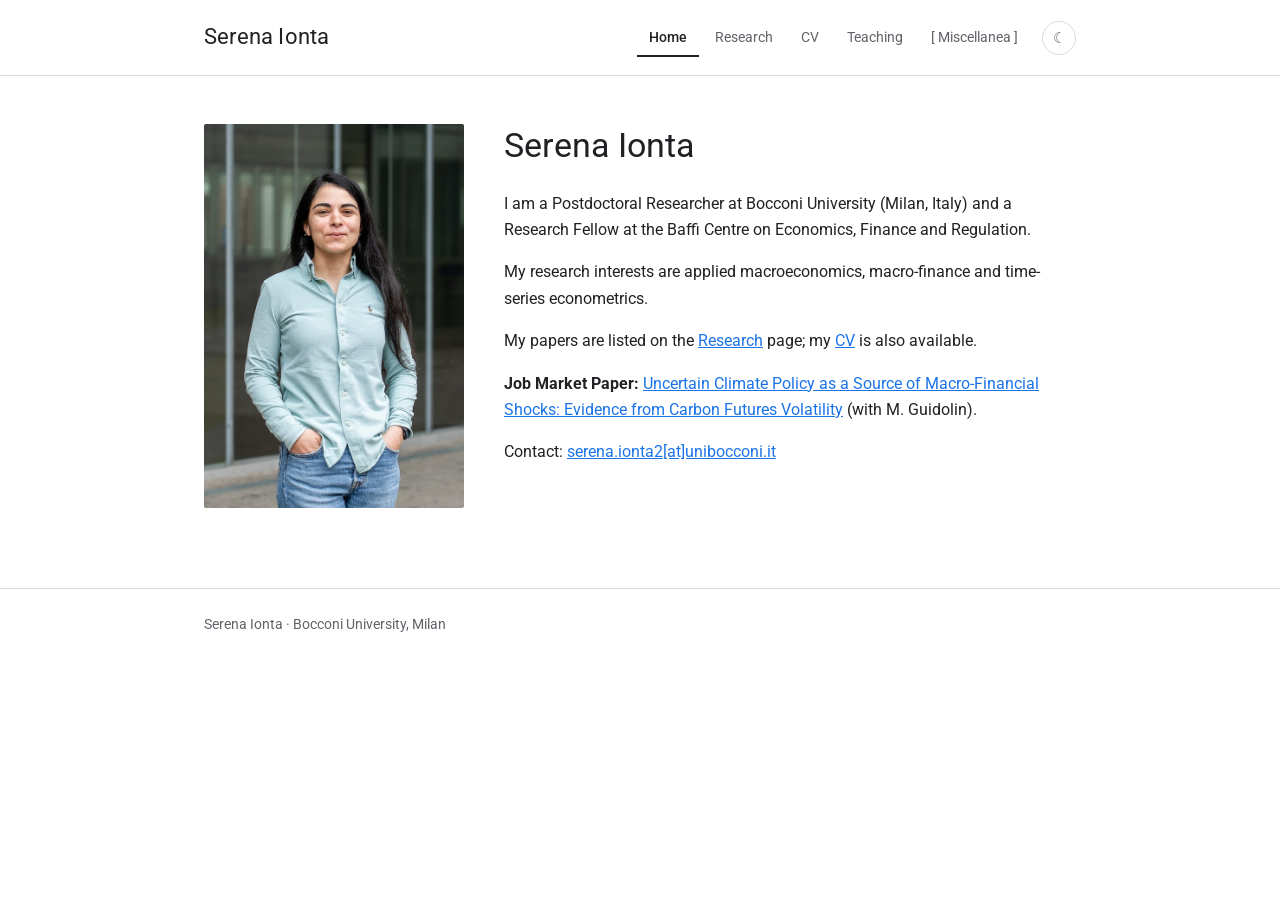
<file: index.html>
<!DOCTYPE html>
<html lang="en">
<head>
<meta charset="utf-8">
<meta name="viewport" content="width=device-width, initial-scale=1">
<title>Serena Ionta</title>
<meta name="description" content="Serena Ionta — Postdoctoral Researcher at Bocconi University and Research Fellow at the Baffi Centre. Applied macroeconomics, macro-finance and time-series econometrics.">
<link rel="preconnect" href="https://fonts.googleapis.com">
<link rel="preconnect" href="https://fonts.gstatic.com" crossorigin>
<link href="https://fonts.googleapis.com/css2?family=Roboto:wght@300;400;500&display=swap" rel="stylesheet">
<link rel="stylesheet" href="style.css?v=2">
<script>
try {
  var t = localStorage.getItem('tema-serena');
  if (!t) t = window.matchMedia('(prefers-color-scheme: dark)').matches ? 'scuro' : 'chiaro';
  document.documentElement.setAttribute('data-tema', t);
} catch (e) { document.documentElement.setAttribute('data-tema', 'chiaro'); }
</script>
</head>
<body>

<header class="intestazione">
  <div class="intestazione-interno">
    <p class="titolo-sito"><a href="index.html">Serena Ionta</a></p>
    <nav class="navigazione">
      <a href="index.html" class="attivo">Home</a>
      <a href="research.html">Research</a>
      <a href="cv.html">CV</a>
      <a href="teaching.html">Teaching</a>
      <a href="miscellanea.html">[ Miscellanea ]</a>
      <button id="tema-bottone" type="button">☾</button>
    </nav>
  </div>
</header>

<main>

  <div class="introduzione">

    <div class="colonna-foto">
      <img src="photo.jpg" alt="Serena Ionta">
    </div>

    <div class="colonna-testo">
      <h1>Serena Ionta</h1>

      <p>I am a Postdoctoral Researcher at Bocconi University (Milan, Italy) and a
         Research Fellow at the Baffi Centre on Economics, Finance and Regulation.</p>

      <p>My research interests are applied macroeconomics, macro-finance and time-series
         econometrics.</p>

      <p>My papers are listed on the <a href="research.html">Research</a> page; my
         <a href="cv.html">CV</a> is also available.</p>

      <p><strong>Job Market Paper:</strong>
         <a href="JMP_Ionta.pdf" target="_blank">Uncertain Climate Policy as a Source of Macro-Financial
         Shocks: Evidence from Carbon Futures Volatility</a> (with M. Guidolin).</p>

      <p>Contact:
         <a href="mailto:serena.ionta2@unibocconi.it">serena.ionta2[at]unibocconi.it</a></p>
    </div>

  </div>

</main>

<footer class="piede">
  <div>Serena Ionta &middot; Bocconi University, Milan</div>
</footer>

<script src="theme.js"></script>

</body>
</html>
</file>
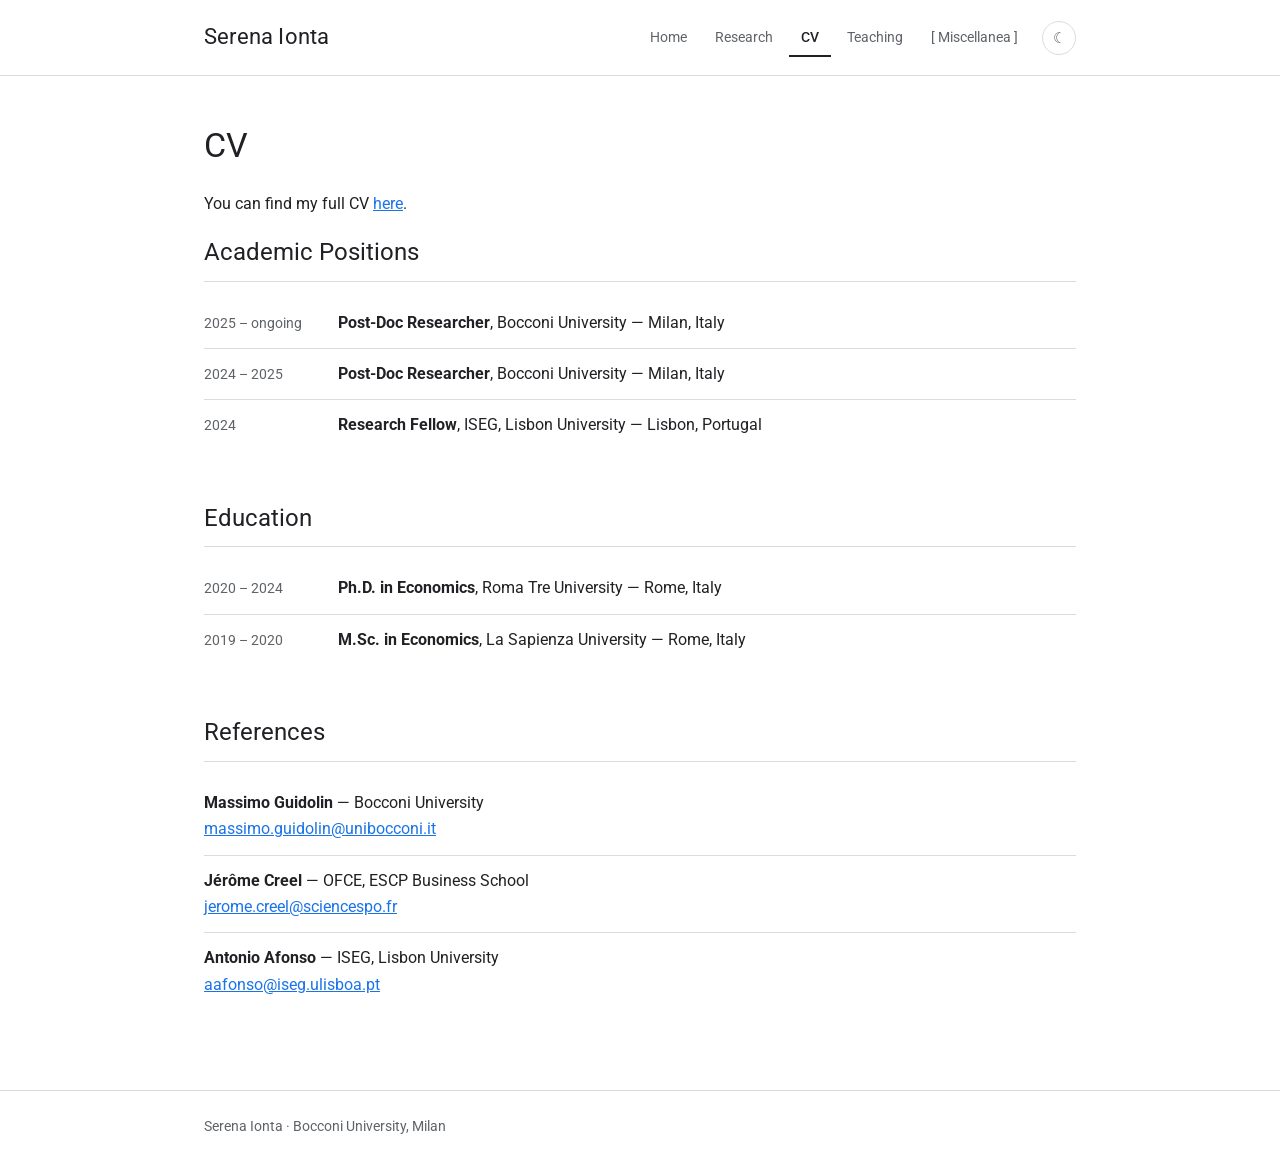
<file: cv.html>
<!DOCTYPE html>
<html lang="en">
<head>
<meta charset="utf-8">
<meta name="viewport" content="width=device-width, initial-scale=1">
<title>CV &mdash; Serena Ionta</title>
<meta name="description" content="Curriculum vitae of Serena Ionta — academic positions, education and references.">
<link rel="preconnect" href="https://fonts.googleapis.com">
<link rel="preconnect" href="https://fonts.gstatic.com" crossorigin>
<link href="https://fonts.googleapis.com/css2?family=Roboto:wght@300;400;500&display=swap" rel="stylesheet">
<link rel="stylesheet" href="style.css?v=2">
<script>
try {
  var t = localStorage.getItem('tema-serena');
  if (!t) t = window.matchMedia('(prefers-color-scheme: dark)').matches ? 'scuro' : 'chiaro';
  document.documentElement.setAttribute('data-tema', t);
} catch (e) { document.documentElement.setAttribute('data-tema', 'chiaro'); }
</script>
</head>
<body>

<header class="intestazione">
  <div class="intestazione-interno">
    <p class="titolo-sito"><a href="index.html">Serena Ionta</a></p>
    <nav class="navigazione">
      <a href="index.html">Home</a>
      <a href="research.html">Research</a>
      <a href="cv.html" class="attivo">CV</a>
      <a href="teaching.html">Teaching</a>
      <a href="miscellanea.html">[ Miscellanea ]</a>
      <button id="tema-bottone" type="button">☾</button>
    </nav>
  </div>
</header>

<main>

  <h1>CV</h1>

  <p>You can find my full CV
     <a href="CV.pdf" target="_blank">here</a>.</p>

  <h2>Academic Positions</h2>

  <ul class="pulita">
    <li>
      <span class="anni">2025 &ndash; ongoing</span>
      <strong>Post-Doc Researcher</strong>, Bocconi University &mdash; Milan, Italy
    </li>
    <li>
      <span class="anni">2024 &ndash; 2025</span>
      <strong>Post-Doc Researcher</strong>, Bocconi University &mdash; Milan, Italy
    </li>
    <li>
      <span class="anni">2024</span>
      <strong>Research Fellow</strong>, ISEG, Lisbon University &mdash; Lisbon, Portugal
    </li>
  </ul>

  <h2>Education</h2>

  <ul class="pulita">
    <li>
      <span class="anni">2020 &ndash; 2024</span>
      <strong>Ph.D. in Economics</strong>, Roma Tre University &mdash; Rome, Italy
    </li>
    <li>
      <span class="anni">2019 &ndash; 2020</span>
      <strong>M.Sc. in Economics</strong>, La Sapienza University &mdash; Rome, Italy
    </li>
  </ul>

  <h2>References</h2>

  <ul class="pulita">
    <li>
      <strong>Massimo Guidolin</strong> &mdash; Bocconi University
      <br><a href="mailto:massimo.guidolin@unibocconi.it">massimo.guidolin@unibocconi.it</a>
    </li>
    <li>
      <strong>J&eacute;r&ocirc;me Creel</strong> &mdash; OFCE, ESCP Business School
      <br><a href="mailto:jerome.creel@sciencespo.fr">jerome.creel@sciencespo.fr</a>
    </li>
    <li>
      <strong>Antonio Afonso</strong> &mdash; ISEG, Lisbon University
      <br><a href="mailto:aafonso@iseg.ulisboa.pt">aafonso@iseg.ulisboa.pt</a>
    </li>
  </ul>

</main>

<footer class="piede">
  <div>Serena Ionta &middot; Bocconi University, Milan</div>
</footer>

<script src="theme.js"></script>

</body>
</html>
</file>
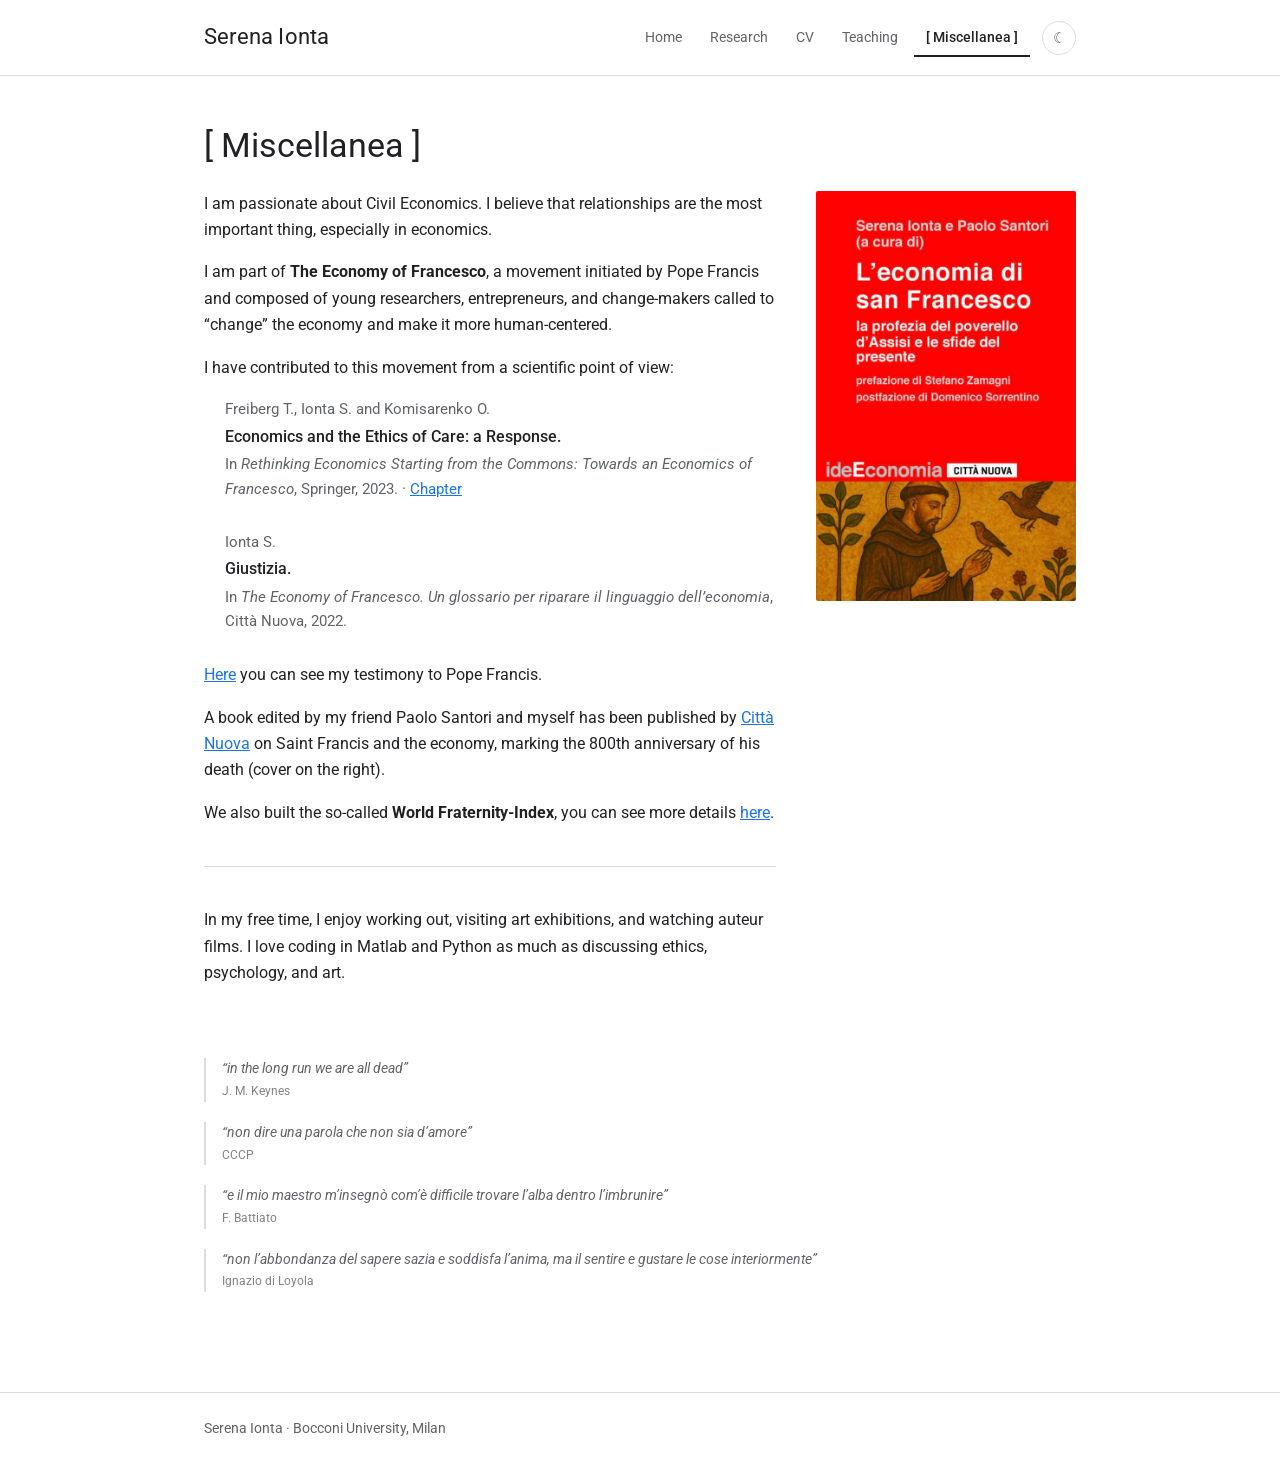
<file: miscellanea.html>
<!DOCTYPE html>
<html lang="en">
<head>
<meta charset="utf-8">
<meta name="viewport" content="width=device-width, initial-scale=1">
<title>Miscellanea &mdash; Serena Ionta</title>
<meta name="description" content="The Economy of Francesco, publications on the commons and civil economics, and other interests.">
<link rel="preconnect" href="https://fonts.googleapis.com">
<link rel="preconnect" href="https://fonts.gstatic.com" crossorigin>
<link href="https://fonts.googleapis.com/css2?family=Roboto:wght@300;400;500&display=swap" rel="stylesheet">
<link rel="stylesheet" href="style.css?v=2">
<script>
try {
  var t = localStorage.getItem('tema-serena');
  if (!t) t = window.matchMedia('(prefers-color-scheme: dark)').matches ? 'scuro' : 'chiaro';
  document.documentElement.setAttribute('data-tema', t);
} catch (e) { document.documentElement.setAttribute('data-tema', 'chiaro'); }
</script>
</head>
<body>

<header class="intestazione">
  <div class="intestazione-interno">
    <p class="titolo-sito"><a href="index.html">Serena Ionta</a></p>
    <nav class="navigazione">
      <a href="index.html">Home</a>
      <a href="research.html">Research</a>
      <a href="cv.html">CV</a>
      <a href="teaching.html">Teaching</a>
      <a href="miscellanea.html" class="attivo">[ Miscellanea ]</a>
      <button id="tema-bottone" type="button">☾</button>
    </nav>
  </div>
</header>

<main>

  <h1>[ Miscellanea ]</h1>

  <div class="introduzione">

    <div class="colonna-testo">

      <p>I am passionate about Civil Economics. I believe that relationships are the most
         important thing, especially in economics.</p>

      <p>I am part of <strong>The Economy of Francesco</strong>, a movement initiated by
         Pope Francis and composed of young researchers, entrepreneurs, and change-makers
         called to &ldquo;change&rdquo; the economy and make it more human-centered.</p>

      <p>I have contributed to this movement from a scientific point of view:</p>

      <div class="pubblicazione">
        <p class="autori">Freiberg T., Ionta S. and Komisarenko O.</p>
        <p class="titolo-lavoro">Economics and the Ethics of Care: a Response.</p>
        <p class="rivista">In <em>Rethinking Economics Starting from the Commons: Towards an
           Economics of Francesco</em>, Springer, 2023.
           &middot; <a href="https://link.springer.com/chapter/10.1007/978-3-031-23324-1_4">Chapter</a></p>
      </div>

      <div class="pubblicazione">
        <p class="autori">Ionta S.</p>
        <p class="titolo-lavoro">Giustizia.</p>
        <p class="rivista">In <em>The Economy of Francesco. Un glossario per riparare il
           linguaggio dell&rsquo;economia</em>, Citt&agrave; Nuova, 2022.</p>
      </div>

      <p><a href="https://www.youtube.com/watch?v=ZcagfH3Kp3o">Here</a> you can see my
         testimony to Pope Francis.</p>

      <p>A book edited by my friend Paolo Santori and myself has been published by
         <a href="https://edizionicittanuova.it/prodotto/economia-di-san-francesco/">Citt&agrave; Nuova</a>
         on Saint Francis and the economy, marking the 800th anniversary of his death
         (cover on the right).</p>

      <p>We also built the so-called <strong>World Fraternity-Index</strong>, you can see more
         details <a href="https://francescoeconomy.org/world-fraternity-report-2025/">here</a>.</p>

      <hr>

      <p>In my free time, I enjoy working out, visiting art exhibitions, and watching auteur
         films. I love coding in Matlab and Python as much as discussing ethics, psychology,
         and art.</p>

    </div>

    <div class="colonna-foto">

      <a href="https://edizionicittanuova.it/prodotto/economia-di-san-francesco/">
        <img src="book.jpg" alt="L&rsquo;economia di san Francesco &mdash; a cura di Serena Ionta e Paolo Santori, Citt&agrave; Nuova">
      </a>

    </div>

  </div>

  <section class="citazioni">

    <blockquote class="citazione">
      <p>&ldquo;in the long run we are all dead&rdquo;</p>
      <footer>J. M. Keynes</footer>
    </blockquote>

    <blockquote class="citazione">
      <p>&ldquo;non dire una parola che non sia d&rsquo;amore&rdquo;</p>
      <footer>CCCP</footer>
    </blockquote>

    <blockquote class="citazione">
      <p>&ldquo;e il mio maestro m&rsquo;insegn&ograve; com&rsquo;&egrave; difficile trovare
         l&rsquo;alba dentro l&rsquo;imbrunire&rdquo;</p>
      <footer>F. Battiato</footer>
    </blockquote>

    <blockquote class="citazione">
      <p>&ldquo;non l&rsquo;abbondanza del sapere sazia e soddisfa l&rsquo;anima, ma il sentire
         e gustare le cose interiormente&rdquo;</p>
      <footer>Ignazio di Loyola</footer>
    </blockquote>

  </section>

</main>

<footer class="piede">
  <div>Serena Ionta &middot; Bocconi University, Milan</div>
</footer>

<script src="theme.js"></script>

</body>
</html>
</file>
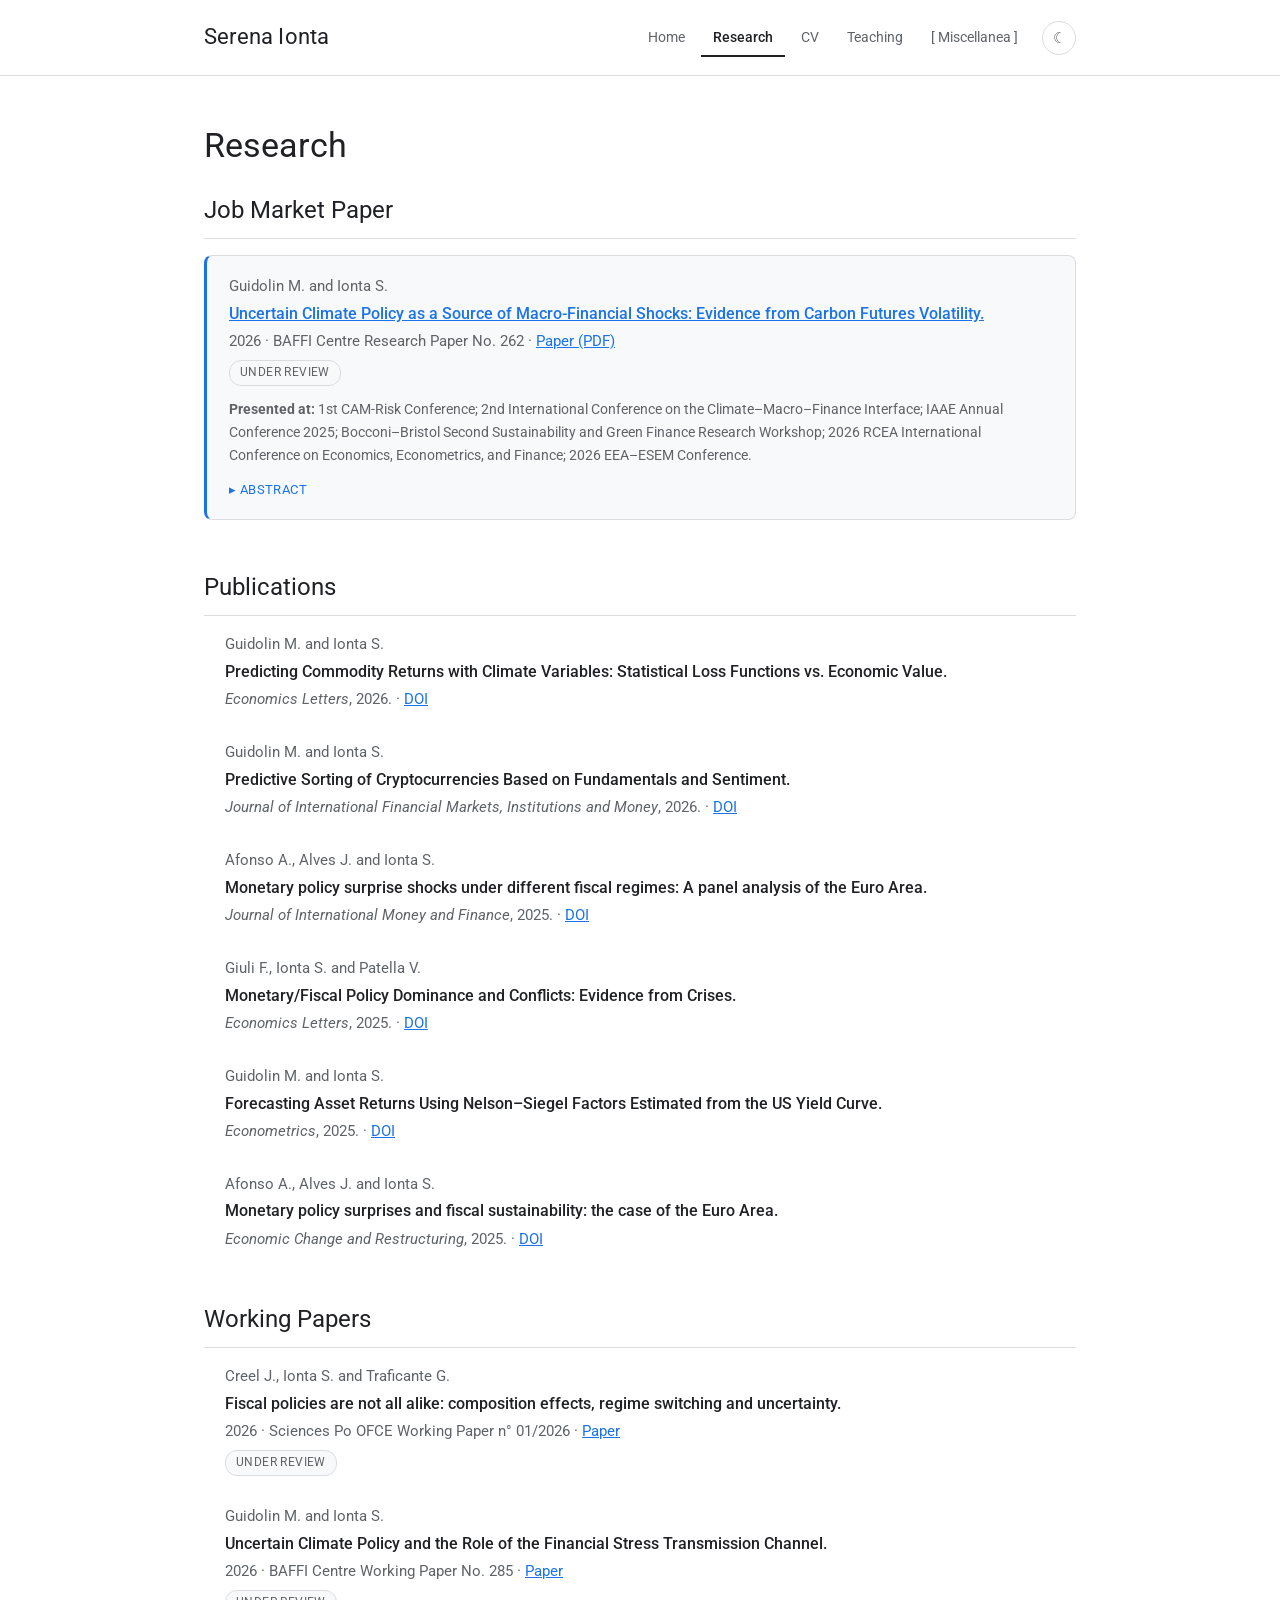
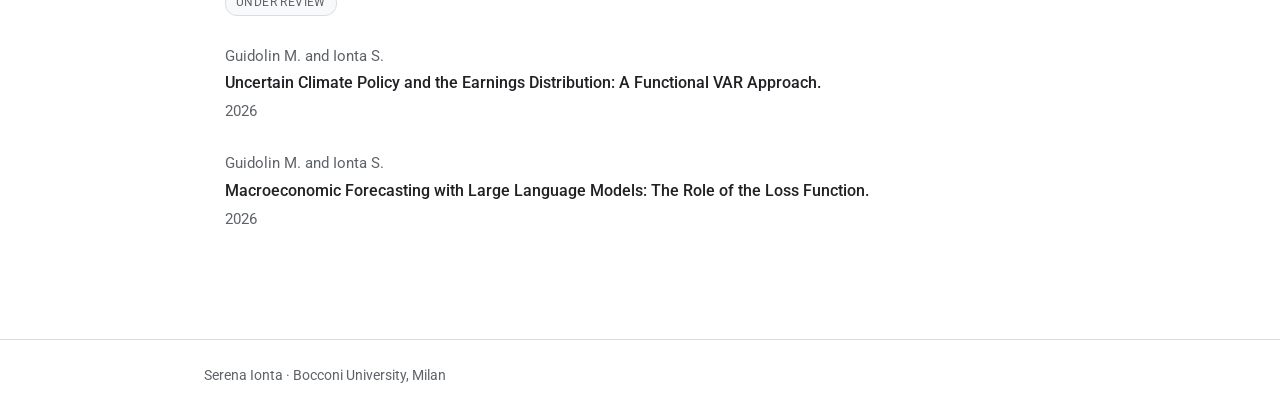
<file: research.html>
<!DOCTYPE html>
<html lang="en">
<head>
<meta charset="utf-8">
<meta name="viewport" content="width=device-width, initial-scale=1">
<title>Research &mdash; Serena Ionta</title>
<meta name="description" content="Publications and working papers by Serena Ionta.">
<link rel="preconnect" href="https://fonts.googleapis.com">
<link rel="preconnect" href="https://fonts.gstatic.com" crossorigin>
<link href="https://fonts.googleapis.com/css2?family=Roboto:wght@300;400;500&display=swap" rel="stylesheet">
<link rel="stylesheet" href="style.css?v=4">
<script>
try {
  var t = localStorage.getItem('tema-serena');
  if (!t) t = window.matchMedia('(prefers-color-scheme: dark)').matches ? 'scuro' : 'chiaro';
  document.documentElement.setAttribute('data-tema', t);
} catch (e) { document.documentElement.setAttribute('data-tema', 'chiaro'); }
</script>
</head>
<body>

<header class="intestazione">
  <div class="intestazione-interno">
    <p class="titolo-sito"><a href="index.html">Serena Ionta</a></p>
    <nav class="navigazione">
      <a href="index.html">Home</a>
      <a href="research.html" class="attivo">Research</a>
      <a href="cv.html">CV</a>
      <a href="teaching.html">Teaching</a>
      <a href="miscellanea.html">[ Miscellanea ]</a>
      <button id="tema-bottone" type="button">☾</button>
    </nav>
  </div>
</header>

<main>

  <h1>Research</h1>

  <h2>Job Market Paper</h2>

  <div class="pubblicazione jmp" id="jmp">
    <p class="autori">Guidolin M. and Ionta S.</p>
    <p class="titolo-lavoro"><a href="JMP_Ionta.pdf" target="_blank">Uncertain Climate Policy as a Source of Macro-Financial Shocks:
       Evidence from Carbon Futures Volatility.</a></p>
    <p class="rivista">2026 &middot; BAFFI Centre Research Paper No. 262
       &middot; <a href="JMP_Ionta.pdf" target="_blank">Paper (PDF)</a></p>
    <span class="stato">Under review</span>
    <p class="presentazioni"><strong>Presented at:</strong> 1st CAM-Risk Conference; 2nd International
       Conference on the Climate&ndash;Macro&ndash;Finance Interface; IAAE Annual Conference 2025;
       Bocconi&ndash;Bristol Second Sustainability and Green Finance Research Workshop; 2026 RCEA
       International Conference on Economics, Econometrics, and Finance; 2026 EEA&ndash;ESEM Conference.</p>
    <details>
      <summary>Abstract</summary>
      <p>We study forward-looking climate policy uncertainty through a macro-finance lens,
         focusing on the transmission of climate uncertainty shocks to aggregate and sectoral
         dynamics. Using monthly U.S. data from 2014 to 2025, we estimate a Bayesian Proxy-SVAR
         identified with an external instrument derived from the realized volatility of the ICE
         U.S. Carbon Futures Index, a market directly exposed to climate regulation. This proxy
         isolates the unexpected and forward-looking component of climate-policy uncertainty.
         We find that climate uncertainty shocks tighten financial conditions, raise market
         volatility and financial stress, and reduce output, prices, and stock market
         valuations, triggering an accommodative monetary policy response. At the sectoral
         level, we document heterogeneity along two complementary dimensions. A broad
         green&ndash;brown decomposition shows that transition risk-exposed (brown) sectors
         experience deeper and more persistent contractions, whereas less exposed (green)
         sectors recover faster. We then perform a full sector-by-sector disaggregation of
         industrial production and valuation responses and match each sector to its EPA
         supply-chain emission intensity. This granular mapping reveals a systematic
         relationship between carbon intensity and the severity of climate
         uncertainty-induced contractions: higher-emission industries exhibit larger and more
         persistent real and financial declines. Overall, forward-looking climate-policy
         uncertainty acts as a financial amplifier, propagating primarily through volatility
         and valuation channels and reinforcing the asymmetric dynamics of the low-carbon
         transition.</p>
    </details>
  </div>

  <h2>Publications</h2>

  <div class="pubblicazione">
    <p class="autori">Guidolin M. and Ionta S.</p>
    <p class="titolo-lavoro">Predicting Commodity Returns with Climate Variables: Statistical Loss
       Functions vs. Economic Value.</p>
    <p class="rivista"><em>Economics Letters</em>, 2026.
       &middot; <a href="https://doi.org/10.1016/j.econlet.2026.113028">DOI</a></p>
  </div>

  <div class="pubblicazione">
    <p class="autori">Guidolin M. and Ionta S.</p>
    <p class="titolo-lavoro">Predictive Sorting of Cryptocurrencies Based on Fundamentals and
       Sentiment.</p>
    <p class="rivista"><em>Journal of International Financial Markets, Institutions and Money</em>, 2026.
       &middot; <a href="https://doi.org/10.1016/j.intfin.2026.102285">DOI</a></p>
  </div>

  <div class="pubblicazione">
    <p class="autori">Afonso A., Alves J. and Ionta S.</p>
    <p class="titolo-lavoro">Monetary policy surprise shocks under different fiscal regimes:
       A panel analysis of the Euro Area.</p>
    <p class="rivista"><em>Journal of International Money and Finance</em>, 2025.
       &middot; <a href="https://doi.org/10.1016/j.jimonfin.2025.103341">DOI</a></p>
  </div>

  <div class="pubblicazione">
    <p class="autori">Giuli F., Ionta S. and Patella V.</p>
    <p class="titolo-lavoro">Monetary/Fiscal Policy Dominance and Conflicts: Evidence from Crises.</p>
    <p class="rivista"><em>Economics Letters</em>, 2025.
       &middot; <a href="https://doi.org/10.1016/j.econlet.2025.112713">DOI</a></p>
  </div>

  <div class="pubblicazione">
    <p class="autori">Guidolin M. and Ionta S.</p>
    <p class="titolo-lavoro">Forecasting Asset Returns Using Nelson&ndash;Siegel Factors Estimated
       from the US Yield Curve.</p>
    <p class="rivista"><em>Econometrics</em>, 2025.
       &middot; <a href="https://doi.org/10.3390/econometrics13020017">DOI</a></p>
  </div>

  <div class="pubblicazione">
    <p class="autori">Afonso A., Alves J. and Ionta S.</p>
    <p class="titolo-lavoro">Monetary policy surprises and fiscal sustainability:
       the case of the Euro Area.</p>
    <p class="rivista"><em>Economic Change and Restructuring</em>, 2025.
       &middot; <a href="https://doi.org/10.1007/s10644-025-09881-4">DOI</a></p>
  </div>

  <h2>Working Papers</h2>

  <div class="pubblicazione">
    <p class="autori">Creel J., Ionta S. and Traficante G.</p>
    <p class="titolo-lavoro">Fiscal policies are not all alike: composition effects, regime
       switching and uncertainty.</p>
    <p class="rivista">2026 &middot; Sciences Po OFCE Working Paper n&deg; 01/2026
       &middot; <a href="https://sciencespo.hal.science/hal-05459696v1">Paper</a></p>
    <span class="stato">Under review</span>
  </div>

  <div class="pubblicazione">
    <p class="autori">Guidolin M. and Ionta S.</p>
    <p class="titolo-lavoro">Uncertain Climate Policy and the Role of the Financial Stress
       Transmission Channel.</p>
    <p class="rivista">2026 &middot; BAFFI Centre Working Paper No. 285
       &middot; <a href="https://repec.unibocconi.it/baffic/baf/papers/cbafwp26285.pdf">Paper</a></p>
    <span class="stato">Under review</span>
  </div>

  <div class="pubblicazione">
    <p class="autori">Guidolin M. and Ionta S.</p>
    <p class="titolo-lavoro">Uncertain Climate Policy and the Earnings Distribution:
       A Functional VAR Approach.</p>
    <p class="rivista">2026</p>
  </div>

  <div class="pubblicazione">
    <p class="autori">Guidolin M. and Ionta S.</p>
    <p class="titolo-lavoro">Macroeconomic Forecasting with Large Language Models: The Role of
       the Loss Function.</p>
    <p class="rivista">2026</p>
  </div>

</main>

<footer class="piede">
  <div>Serena Ionta &middot; Bocconi University, Milan</div>
</footer>

<script src="theme.js"></script>

</body>
</html>
</file>
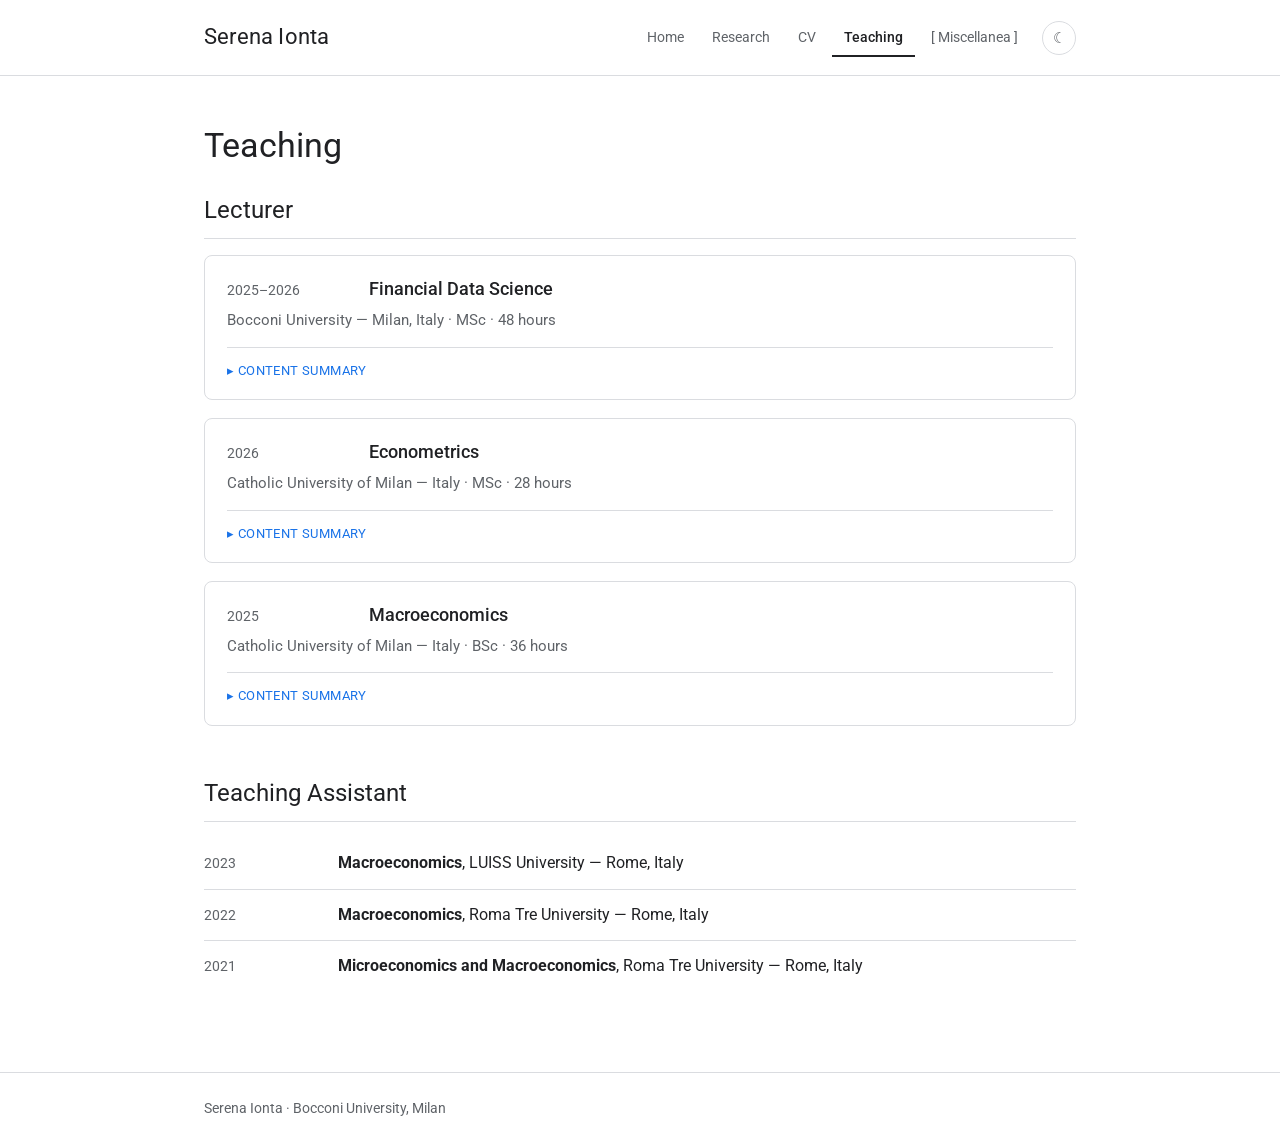
<file: teaching.html>
<!DOCTYPE html>
<html lang="en">
<head>
<meta charset="utf-8">
<meta name="viewport" content="width=device-width, initial-scale=1">
<title>Teaching &mdash; Serena Ionta</title>
<meta name="description" content="Courses taught by Serena Ionta — Econometrics, Financial Data Science, Macroeconomics.">
<link rel="preconnect" href="https://fonts.googleapis.com">
<link rel="preconnect" href="https://fonts.gstatic.com" crossorigin>
<link href="https://fonts.googleapis.com/css2?family=Roboto:wght@300;400;500&display=swap" rel="stylesheet">
<link rel="stylesheet" href="style.css?v=2">
<script>
try {
  var t = localStorage.getItem('tema-serena');
  if (!t) t = window.matchMedia('(prefers-color-scheme: dark)').matches ? 'scuro' : 'chiaro';
  document.documentElement.setAttribute('data-tema', t);
} catch (e) { document.documentElement.setAttribute('data-tema', 'chiaro'); }
</script>
</head>
<body>

<header class="intestazione">
  <div class="intestazione-interno">
    <p class="titolo-sito"><a href="index.html">Serena Ionta</a></p>
    <nav class="navigazione">
      <a href="index.html">Home</a>
      <a href="research.html">Research</a>
      <a href="cv.html">CV</a>
      <a href="teaching.html" class="attivo">Teaching</a>
      <a href="miscellanea.html">[ Miscellanea ]</a>
      <button id="tema-bottone" type="button">☾</button>
    </nav>
  </div>
</header>

<main>

  <h1>Teaching</h1>

  <h2>Lecturer</h2>

  <div class="corso">
    <div class="corso-testata">
      <span class="anni">2025&ndash;2026</span>
      <p class="corso-titolo">Financial Data Science</p>
    </div>
    <p class="corso-sede">Bocconi University &mdash; Milan, Italy &middot; MSc &middot; 48 hours</p>
    <details>
      <summary>Content summary</summary>
      <ol>
        <li>Foundations of time series analysis: forecasting principles and decision theory.</li>
        <li>AR, MA, and ARMA models: model selection, maximum likelihood estimation,
            and forecasting.</li>
        <li>Stationarity, unit roots, and spurious regressions.</li>
        <li>Volatility modeling: ARCH and GARCH models.</li>
        <li>Advanced univariate volatility models: non-Gaussian innovations, exogenous
            variables, estimation, inference, and forecasting.</li>
        <li>Realized variance.</li>
        <li>Machine learning methods for finance: decision trees and random forests,
            support vector machines (classification and regression), artificial neural
            networks.</li>
      </ol>
    </details>
  </div>

  <div class="corso">
    <div class="corso-testata">
      <span class="anni">2026</span>
      <p class="corso-titolo">Econometrics</p>
    </div>
    <p class="corso-sede">Catholic University of Milan &mdash; Italy &middot; MSc &middot; 28 hours</p>
    <details>
      <summary>Content summary</summary>
      <ol>
        <li>Linear regression models: specification, matrix notation, simulation, and estimation.</li>
        <li>Geometry of least squares: projection methods, Frisch&ndash;Waugh&ndash;Lovell theorem,
            goodness of fit, and influential observations.</li>
        <li>Statistical properties of OLS: unbiasedness, consistency, variance&ndash;covariance
            matrix, estimation accuracy, and model misspecification.</li>
        <li>Hypothesis testing in linear regression: single and multiple restrictions,
            finite-sample and asymptotic inference.</li>
        <li>Confidence intervals and robust inference: heteroskedasticity-robust and
            heteroskedasticity-and-autocorrelation-consistent covariance estimation.</li>
        <li>Bootstrap methods: parametric and semiparametric bootstrap.</li>
        <li>Instrumental variables: measurement error, simultaneous equations, identification,
            consistency, and IV estimation.</li>
        <li>Generalized least squares and extensions: heteroskedasticity and autocorrelation
            testing, ARMA models, and panel data models (fixed effects, random effects, and
            between-groups estimation).</li>
      </ol>
    </details>
  </div>

  <div class="corso">
    <div class="corso-testata">
      <span class="anni">2025</span>
      <p class="corso-titolo">Macroeconomics</p>
    </div>
    <p class="corso-sede">Catholic University of Milan &mdash; Italy &middot; BSc &middot; 36 hours</p>
    <details>
      <summary>Content summary</summary>
      <ol>
        <li>Macroeconomic aggregates: GDP, national accounts, price indices, monetary
            aggregates, and public debt.</li>
        <li>The long run: aggregate demand and supply, growth, savings and investment,
            inflation.</li>
        <li>The short run: AD&ndash;AS model, Keynesian framework, fiscal multipliers,
            IS-MP model.</li>
        <li>The medium run: Phillips curve, inflation expectations, NAIRU, steady state
            dynamics.</li>
        <li>Market imperfections and institutions in macroeconomic equilibrium.</li>
        <li>Macroeconomic policy: monetary and fiscal policy, debt sustainability,
            exchange rate regimes.</li>
        <li>Financial crises and recent macroeconomic developments.</li>
      </ol>
    </details>
  </div>

  <h2>Teaching Assistant</h2>

  <ul class="pulita">
    <li>
      <span class="anni">2023</span>
      <strong>Macroeconomics</strong>, LUISS University &mdash; Rome, Italy
    </li>
    <li>
      <span class="anni">2022</span>
      <strong>Macroeconomics</strong>, Roma Tre University &mdash; Rome, Italy
    </li>
    <li>
      <span class="anni">2021</span>
      <strong>Microeconomics and Macroeconomics</strong>, Roma Tre University &mdash; Rome, Italy
    </li>
  </ul>

</main>

<footer class="piede">
  <div>Serena Ionta &middot; Bocconi University, Milan</div>
</footer>

<script src="theme.js"></script>

</body>
</html>
</file>
<file: style.css>
/* ============================================================
   Serena Ionta — foglio di stile
   Ispirato al tema "Simple" di Google Sites
   Con modalità giorno / notte
   ============================================================ */

/* ---------- Colori: modalità giorno ---------- */

:root,
[data-tema="chiaro"] {
  --testo:        #202124;
  --testo-tenue:  #5f6368;
  --bordo:        #dadce0;
  --link:         #1a73e8;
  --sfondo:       #ffffff;
  --sfondo-tenue: #f8f9fa;
  --larghezza:    920px;
}

/* ---------- Colori: modalità notte ---------- */

[data-tema="scuro"] {
  --testo:        #e8eaed;
  --testo-tenue:  #9aa0a6;
  --bordo:        #3c4043;
  --link:         #8ab4f8;
  --sfondo:       #1f2023;
  --sfondo-tenue: #292a2d;
}

* { box-sizing: border-box; }

html {
  -webkit-text-size-adjust: 100%;
  color-scheme: light dark;
}

body {
  margin: 0;
  background: var(--sfondo);
  color: var(--testo);
  font-family: Roboto, "Helvetica Neue", Arial, sans-serif;
  font-size: 16px;
  line-height: 1.65;
  transition: background .2s ease, color .2s ease;
}

/* ---------- Intestazione e navigazione ---------- */

.intestazione {
  border-bottom: 1px solid var(--bordo);
  background: var(--sfondo);
  position: sticky;
  top: 0;
  z-index: 10;
}

.intestazione-interno {
  max-width: var(--larghezza);
  margin: 0 auto;
  padding: 18px 24px;
  display: flex;
  flex-wrap: wrap;
  align-items: center;
  gap: 8px 24px;
}

.titolo-sito {
  font-size: 22px;
  font-weight: 400;
  letter-spacing: .2px;
  margin: 0;
  white-space: nowrap;
}

.titolo-sito a {
  color: var(--testo);
  text-decoration: none;
}

.navigazione {
  display: flex;
  flex-wrap: wrap;
  align-items: center;
  gap: 4px;
  margin-left: auto;
}

.navigazione a {
  color: var(--testo-tenue);
  text-decoration: none;
  font-size: 14px;
  padding: 8px 12px;
  border-radius: 4px;
  transition: background .15s ease, color .15s ease;
}

.navigazione a:hover {
  background: var(--sfondo-tenue);
  color: var(--testo);
}

.navigazione a.attivo {
  color: var(--testo);
  font-weight: 500;
  box-shadow: inset 0 -2px 0 var(--testo);
  border-radius: 0;
}

/* ---------- Pulsante giorno / notte ---------- */

#tema-bottone {
  margin-left: 8px;
  width: 34px;
  height: 34px;
  flex: 0 0 auto;
  border: 1px solid var(--bordo);
  border-radius: 50%;
  background: transparent;
  color: var(--testo-tenue);
  font-size: 15px;
  line-height: 1;
  cursor: pointer;
  display: inline-flex;
  align-items: center;
  justify-content: center;
  transition: background .15s ease, color .15s ease, border-color .15s ease;
}

#tema-bottone:hover {
  background: var(--sfondo-tenue);
  color: var(--testo);
}

/* ---------- Corpo della pagina ---------- */

main {
  max-width: var(--larghezza);
  margin: 0 auto;
  padding: 48px 24px 80px;
}

h1 {
  font-size: 34px;
  font-weight: 400;
  line-height: 1.25;
  margin: 0 0 24px;
}

h2 {
  font-size: 24px;
  font-weight: 400;
  margin: 48px 0 16px;
  padding-bottom: 8px;
  border-bottom: 1px solid var(--bordo);
}

h2:first-of-type { margin-top: 8px; }

h3 {
  font-size: 18px;
  font-weight: 500;
  margin: 32px 0 8px;
}

p { margin: 0 0 16px; }

a { color: var(--link); }

a:hover { text-decoration: none; }

hr {
  border: 0;
  border-top: 1px solid var(--bordo);
  margin: 40px 0;
}

/* ---------- Home: foto + testo ---------- */

.introduzione {
  display: flex;
  flex-wrap: wrap;
  gap: 40px;
  align-items: flex-start;
}

.colonna-foto {
  flex: 0 0 260px;
  max-width: 100%;
}

.colonna-foto img {
  width: 100%;
  height: auto;
  display: block;
  border-radius: 2px;
}

.didascalia {
  font-size: 12.5px;
  color: var(--testo-tenue);
  margin: 10px 0 0;
  line-height: 1.4;
}

.colonna-testo {
  flex: 1 1 380px;
  min-width: 0;
}

/* segnaposto se la foto non è ancora stata caricata */
.foto-segnaposto {
  width: 100%;
  aspect-ratio: 4 / 5;
  background: var(--sfondo-tenue);
  border: 1px dashed var(--bordo);
  display: flex;
  align-items: center;
  justify-content: center;
  text-align: center;
  padding: 16px;
  font-size: 13px;
  color: var(--testo-tenue);
}

/* ---------- Citazioni ---------- */

.citazioni {
  margin-top: 56px;
}

.citazione {
  margin: 0 0 20px;
  padding-left: 16px;
  border-left: 2px solid var(--bordo);
}

.citazione p {
  margin: 0;
  font-size: 14px;
  line-height: 1.55;
  font-style: italic;
  color: var(--testo-tenue);
}

.citazione footer {
  margin-top: 2px;
  font-size: 12px;
  font-style: normal;
  color: var(--testo-tenue);
  opacity: .8;
}

/* ---------- Pubblicazioni ---------- */

.pubblicazione {
  margin: 0 0 28px;
  padding-left: 18px;
  border-left: 3px solid transparent;
  transition: border-color .15s ease;
}

.pubblicazione:hover { border-left-color: var(--bordo); }

.autori {
  margin: 0;
  color: var(--testo-tenue);
  font-size: 15px;
}

.titolo-lavoro {
  margin: 2px 0;
  font-weight: 500;
}

.rivista {
  margin: 0;
  font-size: 15px;
  color: var(--testo-tenue);
}

.rivista em { font-style: italic; }

.stato {
  display: inline-block;
  margin-top: 6px;
  font-size: 12px;
  letter-spacing: .4px;
  text-transform: uppercase;
  color: var(--testo-tenue);
  background: var(--sfondo-tenue);
  border: 1px solid var(--bordo);
  border-radius: 12px;
  padding: 2px 10px;
}

/* ---------- Elenchi ---------- */

ul.pulita {
  list-style: none;
  padding: 0;
  margin: 0;
}

ul.pulita li {
  padding: 12px 0;
  border-bottom: 1px solid var(--bordo);
}

ul.pulita li:last-child { border-bottom: 0; }

.anni {
  display: inline-block;
  min-width: 130px;
  color: var(--testo-tenue);
  font-size: 14px;
  font-variant-numeric: tabular-nums;
}

ul.riviste {
  list-style: none;
  padding: 0;
  margin: 0;
  columns: 2;
  column-gap: 40px;
}

ul.riviste li {
  break-inside: avoid;
  padding: 5px 0 5px 16px;
  position: relative;
  font-size: 15px;
}

ul.riviste li::before {
  content: "\2013";
  position: absolute;
  left: 0;
  color: var(--testo-tenue);
}

/* ---------- Corsi ---------- */

.corso {
  border: 1px solid var(--bordo);
  border-radius: 8px;
  padding: 18px 22px;
  margin: 0 0 18px;
}

.corso-testata {
  display: flex;
  flex-wrap: wrap;
  align-items: baseline;
  gap: 4px 12px;
}

.corso-titolo {
  margin: 0;
  font-size: 18px;
  font-weight: 500;
}

.corso-sede {
  margin: 4px 0 0;
  color: var(--testo-tenue);
  font-size: 15px;
}

.corso details {
  margin-top: 14px;
  border-top: 1px solid var(--bordo);
  padding-top: 12px;
}

.corso summary {
  cursor: pointer;
  font-size: 13px;
  letter-spacing: .4px;
  text-transform: uppercase;
  color: var(--link);
  list-style: none;
}

.corso summary::-webkit-details-marker { display: none; }

.corso summary::before {
  content: "\25B8\00a0";
  display: inline-block;
}

.corso details[open] summary::before { content: "\25BE\00a0"; }

.corso ol {
  margin: 12px 0 0;
  padding-left: 22px;
  font-size: 15px;
}

.corso ol li { margin-bottom: 7px; }

.nota {
  background: var(--sfondo-tenue);
  border: 1px solid var(--bordo);
  border-radius: 8px;
  padding: 16px 20px;
  color: var(--testo-tenue);
  font-size: 15px;
}

/* ---------- Piè di pagina ---------- */

footer.piede {
  border-top: 1px solid var(--bordo);
  color: var(--testo-tenue);
  font-size: 13.5px;
}

footer.piede div {
  max-width: var(--larghezza);
  margin: 0 auto;
  padding: 24px;
}

/* ---------- Schermi piccoli ---------- */

@media (max-width: 640px) {
  .intestazione-interno { padding: 14px 18px; }
  .navigazione { margin-left: 0; width: 100%; }
  .navigazione a { padding: 6px 10px; }
  #tema-bottone { margin-left: auto; }
  main { padding: 32px 18px 60px; }
  h1 { font-size: 28px; }
  .introduzione { gap: 28px; }
  .colonna-foto { flex: 0 0 100%; max-width: 300px; }
  ul.riviste { columns: 1; }
}

/* ---------- Job Market Paper ---------- */

.pubblicazione.jmp {
  border: 1px solid var(--bordo);
  border-left: 3px solid var(--link);
  border-radius: 8px;
  padding: 18px 22px;
  background: var(--sfondo-tenue);
}

.pubblicazione.jmp:hover { border-left-color: var(--link); }

.jmp details { margin-top: 12px; }

.jmp summary {
  cursor: pointer;
  color: var(--link);
  font-size: 13px;
  letter-spacing: .4px;
  text-transform: uppercase;
  list-style: none;
}

.jmp summary::-webkit-details-marker { display: none; }
.jmp summary::before { content: "\25B8\00a0"; }
.jmp details[open] summary::before { content: "\25BE\00a0"; }

.jmp details p {
  margin: 10px 0 0;
  font-size: 15px;
  color: var(--testo-tenue);
}

.jmp .presentazioni {
  margin: 12px 0 0;
  font-size: 14px;
  color: var(--testo-tenue);
}
</file>
